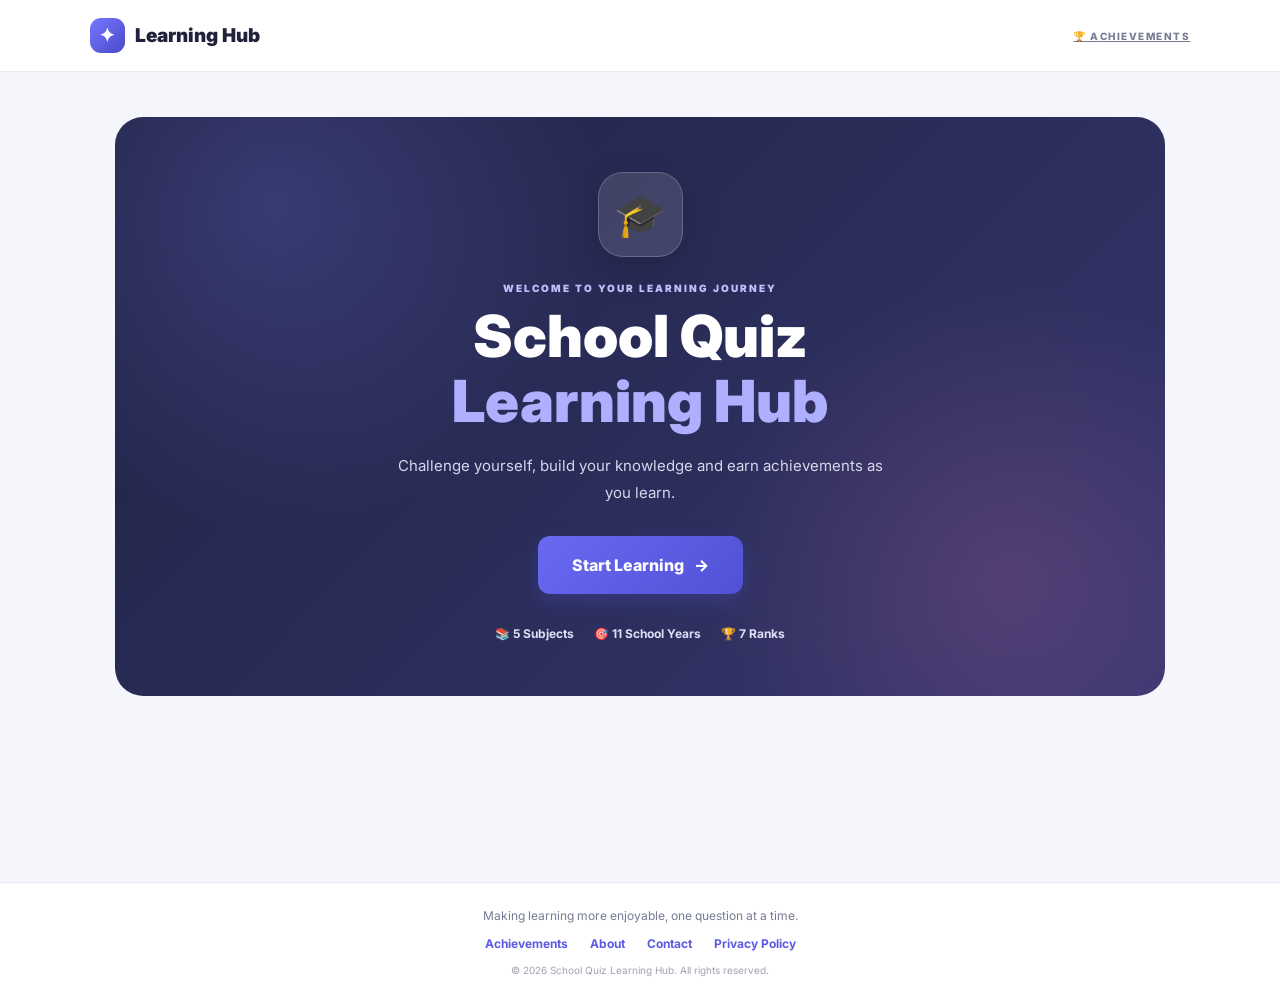
<file: index.html>
<!DOCTYPE html>
<html lang="en">
<head>
    <meta charset="UTF-8">
    <meta name="viewport" content="width=device-width, initial-scale=1.0">

    <title>School Quiz Learning Hub</title>
    <meta name="description" content="Learn, practise and test your knowledge with School Quiz Learning Hub.">

    <link rel="icon" type="image/svg+xml" href="data:image/svg+xml,%3Csvg xmlns='http://www.w3.org/2000/svg' viewBox='0 0 100 100'%3E%3Cdefs%3E%3ClinearGradient id='g' x2='1' y2='1'%3E%3Cstop stop-color='%23ff4d6d'/%3E%3Cstop offset='.25' stop-color='%23ffbd4a'/%3E%3Cstop offset='.5' stop-color='%234bd68b'/%3E%3Cstop offset='.75' stop-color='%234b9fff'/%3E%3Cstop offset='1' stop-color='%23b66cff'/%3E%3C/linearGradient%3E%3C/defs%3E%3Cpath fill='url(%23g)' stroke='%23fff' stroke-width='4' d='M50 5 62 20 82 18 83 38 97 50 83 63 82 83 62 80 50 95 38 80 18 83 17 63 3 50 17 37 18 18 38 20Z'/%3E%3Cpath fill='white' d='m50 25 7 16 18 2-13 12 4 18-16-9-16 9 4-18-13-12 18-2Z'/%3E%3C/svg%3E">

    <link rel="stylesheet" href="style.css">

    <script src="questions.js" defer></script>
    <script src="script.js" defer></script>
</head>

<body>

    <!-- HEADER -->
    <header class="site-header">
        <a href="index.html" class="brand">
            <span class="brand-icon">✦</span>
            <span>Learning Hub</span>
        </a>

        <a href="achievements.html" class="header-tag">
            🏆 ACHIEVEMENTS
        </a>
    </header>

    <main class="app-container">

        <!-- LANDING PAGE -->
        <section id="landingPage" class="page landing-page">

            <div class="landing-glow"></div>

            <div class="landing-content">

                <div class="hero-icon">🎓</div>

                <p class="eyebrow">
                    WELCOME TO YOUR LEARNING JOURNEY
                </p>

                <h1>
                    School Quiz <span>Learning Hub</span>
                </h1>

                <p class="hero-description">
                    Challenge yourself, build your knowledge and earn achievements
                    as you learn.
                </p>

                <button
                    id="enterBtn"
                    class="btn btn-primary btn-large"
                    type="button"
                >
                    Start Learning <span>→</span>
                </button>

                <div class="hero-features">
                    <span>📚 5 Subjects</span>
                    <span>🎯 11 School Years</span>
                    <span>🏆 7 Ranks</span>
                </div>

            </div>
        </section>


        <!-- HOME PAGE -->
        <section id="homePage" class="page" hidden>

            <div class="page-heading">
                <p class="eyebrow">YOUR LEARNING DASHBOARD</p>
                <h1>Ready to learn?</h1>
                <p>Choose your subject, school year and difficulty.</p>
            </div>


            <!-- QUIZ SELECTION -->
            <div class="selection-card">

                <div class="selection-title">
                    <span class="section-icon">🚀</span>

                    <div>
                        <h2>Start a quiz</h2>
                        <p>Choose your learning level below.</p>
                    </div>
                </div>

                <div class="selection-grid">

                    <label>
                        <span>Subject</span>

                        <select id="subjectSelect">
                            <option value="math">Mathematics</option>
                            <option value="science">Science</option>
                            <option value="english">English</option>
                            <option value="history">History</option>
                            <option value="geography">Geography</option>
                        </select>
                    </label>

                    <label>
                        <span>School year</span>
                        <select id="yearSelect"></select>
                    </label>

                    <label>
                        <span>Difficulty</span>
                        <select id="levelSelect"></select>
                    </label>

                </div>

                <button
                    id="startBtn"
                    class="btn btn-primary btn-full"
                    type="button"
                >
                    Start My Quiz 🚀
                </button>

            </div>


            <!-- DAILY STREAK -->
            <div class="selection-card streak-card" style="margin-top:25px; text-align:center;">

                <div class="section-icon">🔥</div>

                <h2>Daily Learning Streak</h2>

                <p>Complete at least one quiz each day to keep your streak alive!</p>

                <div style="display:flex; justify-content:center; gap:35px; margin:20px 0; flex-wrap:wrap;">

                    <div>
                        <div id="currentStreak" style="font-size:2rem; font-weight:bold;">0 🔥</div>
                        <span>Current streak</span>
                    </div>

                    <div>
                        <div id="longestStreak" style="font-size:2rem; font-weight:bold;">0 🏆</div>
                        <span>Longest streak</span>
                    </div>

                </div>

                <div style="background:#e5e7eb; height:12px; border-radius:20px; overflow:hidden; margin:15px 0;">
                    <div
                        id="streakProgressBar"
                        style="height:100%; width:0%; background:linear-gradient(90deg,#ff8a00,#ffcc33); transition:width .3s;"
                    ></div>
                </div>

                <p id="streakProgressText">
                    Complete a quiz to start your streak!
                </p>

                <div id="streakReward" style="font-weight:bold; margin-top:12px;">
                    🔒 7-day streak reward
                </div>

            </div>


            <!-- ACHIEVEMENTS LINK -->
            <div class="selection-card" style="margin-top:25px; text-align:center;">

                <div class="section-icon">🏆</div>

                <h2>Your Achievements</h2>

                <p>
                    View your badges and see how far you've progressed.
                </p>

                <a
                    href="achievements.html"
                    class="btn btn-primary"
                    style="display:inline-block; margin-top:15px; text-decoration:none;"
                >
                    View My Badges →
                </a>

            </div>

        </section>


        <!-- QUIZ PAGE -->
        <section id="quizPage" class="page" hidden>

            <div class="quiz-topbar">

                <button id="homeBtn" class="btn btn-light" type="button">
                    ← Home
                </button>

                <div class="quiz-score">
                    ⭐ Score: <span id="scoreText">0</span>
                </div>

            </div>

            <div class="quiz-card">

                <div class="quiz-heading">

                    <div>
                        <p class="eyebrow">YOUR CHALLENGE</p>
                        <h2 id="quizTitle">Quiz</h2>
                    </div>

                    <span id="progressText" class="progress-label">
                        Question 1
                    </span>

                </div>

                <div class="progress-track">
                    <div id="progressBar"></div>
                </div>

                <h2 id="questionText" class="question-text">
                    Question goes here
                </h2>

                <div id="options" class="options-grid"></div>

                <div id="feedback" class="feedback" aria-live="polite"></div>

                <button
                    id="nextBtn"
                    class="btn btn-primary btn-full"
                    type="button"
                    hidden
                >
                    Next Question →
                </button>

            </div>

        </section>


        <!-- RESULTS PAGE -->
        <section id="resultsPage" class="page" hidden>

            <div class="results-card">

                <div class="results-icon">🏆</div>

                <p class="eyebrow">QUIZ COMPLETED</p>

                <h1>Your results</h1>

                <div class="result-score">
                    <span id="finalScore">0 / 0</span>
                    <span id="percentage">0%</span>
                </div>

                <h2 id="resultMessage">Well done!</h2>

                <p id="resultDescription">
                    You have completed your quiz.
                </p>

                <div
                    id="newAchievementNotice"
                    class="new-achievement-notice"
                    hidden
                ></div>

                <div class="results-buttons">

                    <button id="restartBtn" class="btn btn-primary" type="button">
                        Try Again ↻
                    </button>

                    <button id="resultsHomeBtn" class="btn btn-light" type="button">
                        Back to Home
                    </button>

                    <a href="achievements.html" class="btn btn-light">
                        View Achievements 🏆
                    </a>

                </div>

            </div>

        </section>

    </main>


    <!-- FOOTER -->
    <footer class="site-footer">

        <p class="footer-description">
            Making learning more enjoyable, one question at a time.
        </p>

        <div class="footer-links">
            <a href="achievements.html">Achievements</a>
            <a href="about.html">About</a>
            <a href="contact.html">Contact</a>
            <a href="privacy-policy.html">Privacy Policy</a>
        </div>

        <p>
            © 2026 School Quiz Learning Hub. All rights reserved.
        </p>

    </footer>

</body>
</html>
</file>
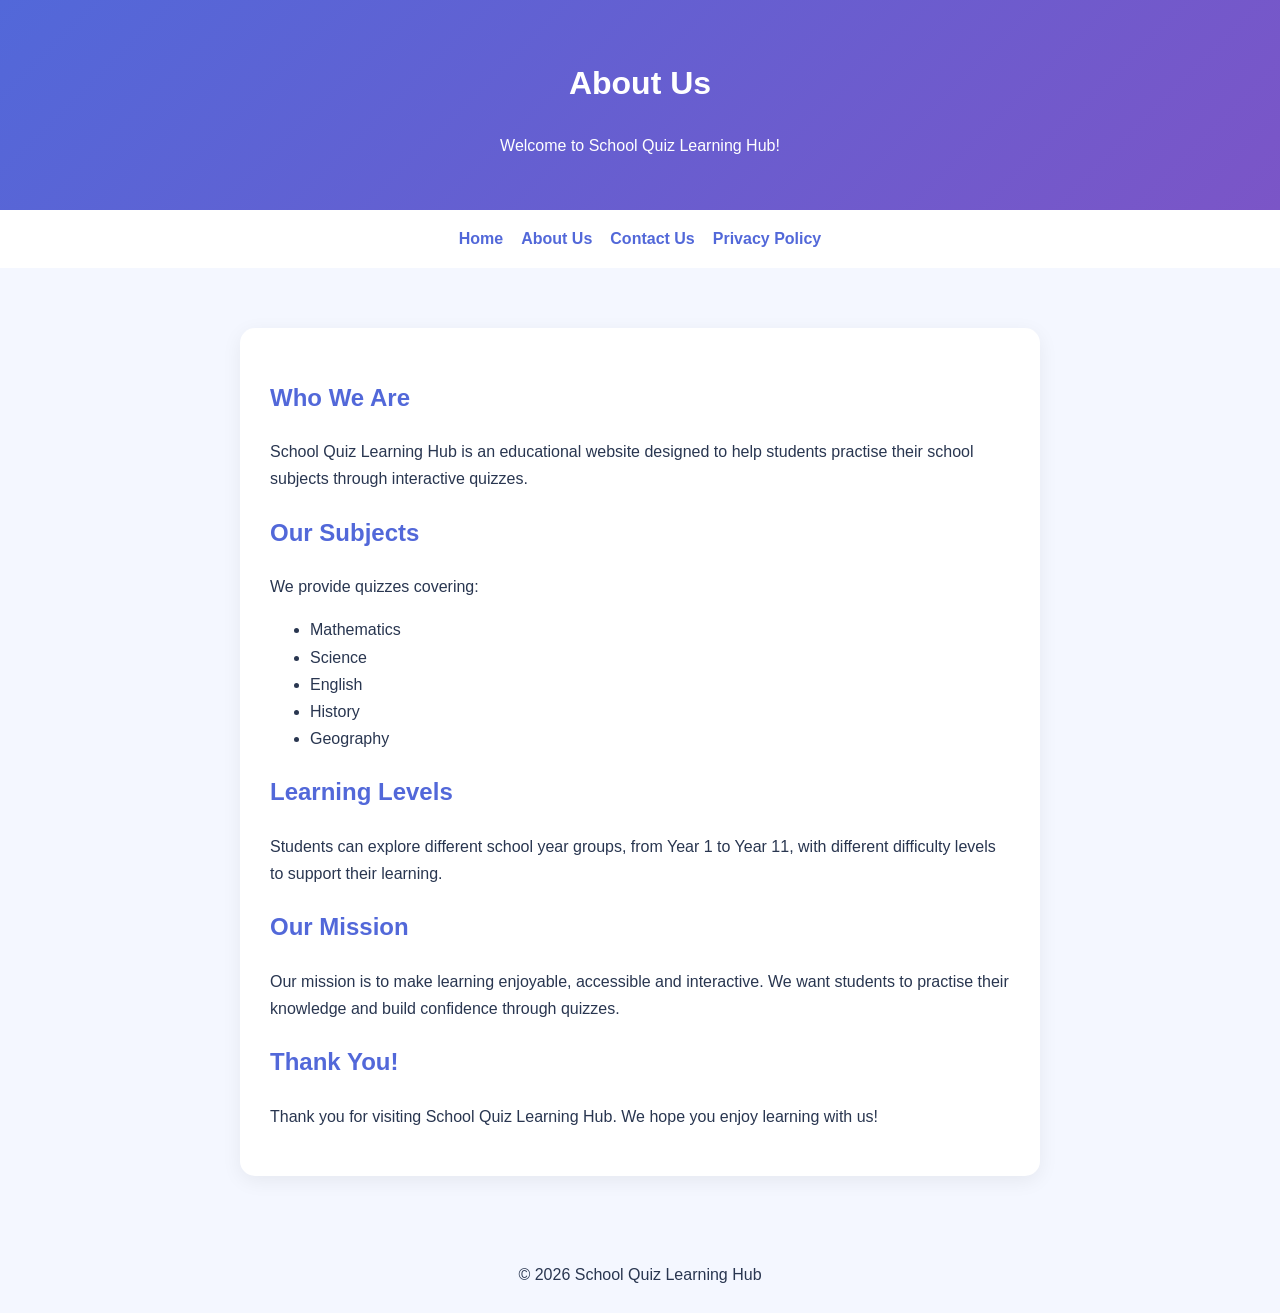
<file: about.html>
<!DOCTYPE html>
<html lang="en">
<head>
    <meta charset="UTF-8">
    <meta name="viewport" content="width=device-width, initial-scale=1.0">

    <title>About Us | School Quiz Learning Hub</title>

    <meta name="description" content="Learn about School Quiz Learning Hub, an educational website offering interactive quizzes for school subjects.">

    <style>
        * {
            box-sizing: border-box;
        }

        body {
            font-family: 'Segoe UI', Arial, sans-serif;
            margin: 0;
            background: #f4f7ff;
            color: #293650;
            line-height: 1.7;
        }

        header {
            background: linear-gradient(135deg, #5268d9, #7b55c7);
            color: white;
            text-align: center;
            padding: 35px 15px;
        }

        nav {
            background: white;
            padding: 15px;
            display: flex;
            justify-content: center;
            flex-wrap: wrap;
            gap: 18px;
        }

        nav a {
            color: #5268d9;
            text-decoration: none;
            font-weight: bold;
        }

        main {
            max-width: 850px;
            margin: 35px auto;
            padding: 25px;
        }

        article {
            background: white;
            padding: 30px;
            border-radius: 15px;
            box-shadow: 0 5px 20px #00000010;
        }

        h2 {
            color: #5268d9;
        }

        footer {
            text-align: center;
            padding: 25px;
        }
    </style>
</head>

<body>

<header>
    <h1>About Us</h1>
    <p>Welcome to School Quiz Learning Hub!</p>
</header>

<nav>
    <a href="index.html">Home</a>
    <a href="about.html">About Us</a>
    <a href="contact.html">Contact Us</a>
    <a href="privacy-policy.html">Privacy Policy</a>
</nav>

<main>
    <article>

        <h2>Who We Are</h2>

        <p>
            School Quiz Learning Hub is an educational website
            designed to help students practise their school
            subjects through interactive quizzes.
        </p>

        <h2>Our Subjects</h2>

        <p>We provide quizzes covering:</p>

        <ul>
            <li>Mathematics</li>
            <li>Science</li>
            <li>English</li>
            <li>History</li>
            <li>Geography</li>
        </ul>

        <h2>Learning Levels</h2>

        <p>
            Students can explore different school year groups,
            from Year 1 to Year 11, with different difficulty
            levels to support their learning.
        </p>

        <h2>Our Mission</h2>

        <p>
            Our mission is to make learning enjoyable,
            accessible and interactive. We want students
            to practise their knowledge and build confidence
            through quizzes.
        </p>

        <h2>Thank You!</h2>

        <p>
            Thank you for visiting School Quiz Learning Hub.
            We hope you enjoy learning with us!
        </p>

    </article>
</main>

<footer>
    © 2026 School Quiz Learning Hub
</footer>

</body>
</html>
</file>
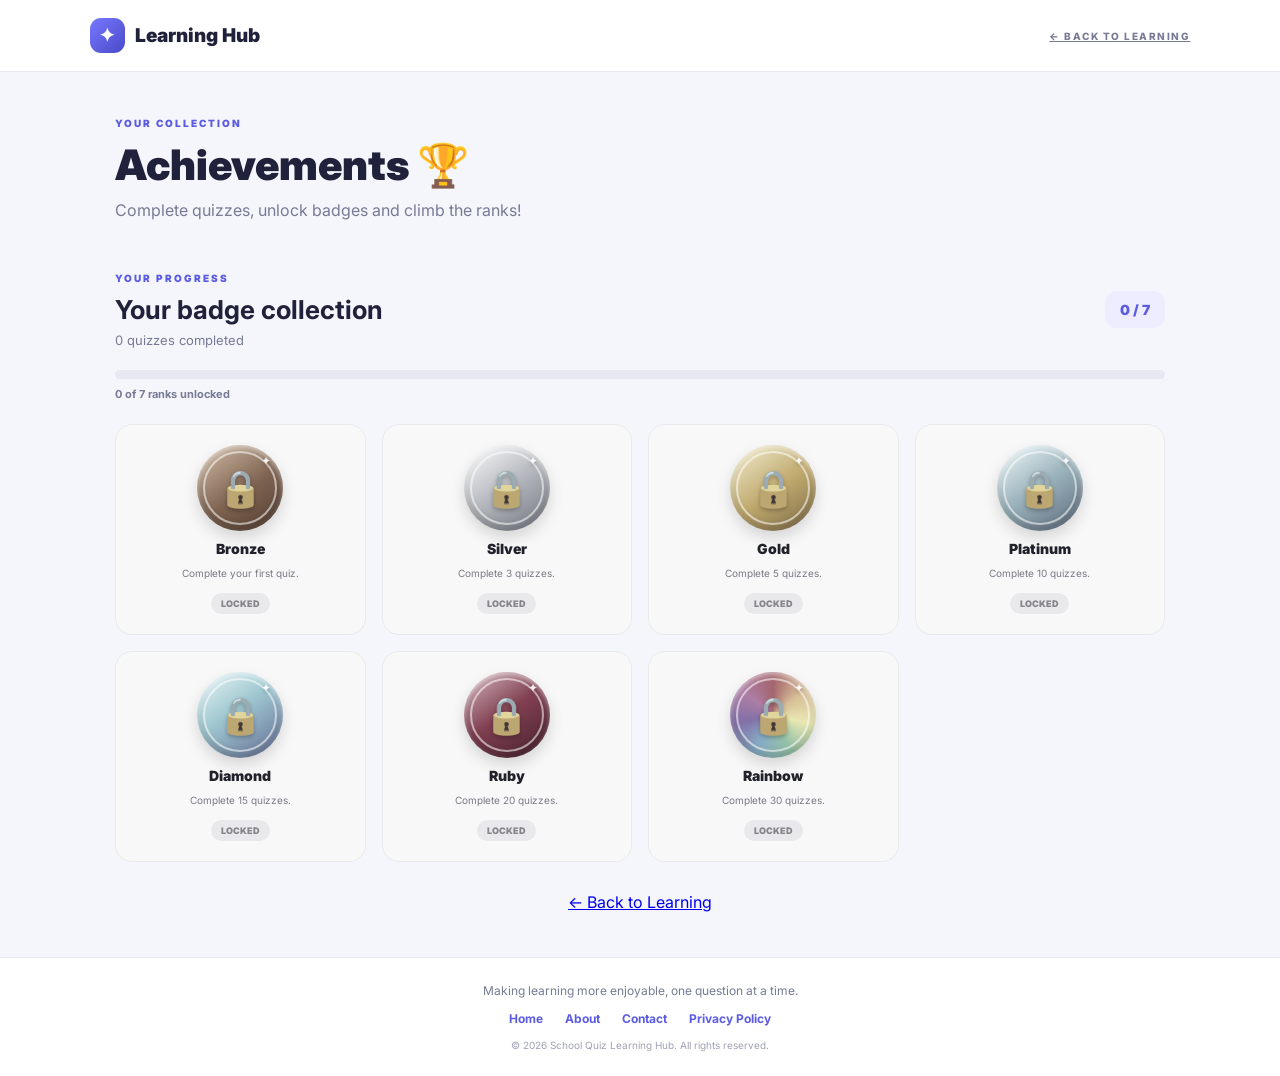
<file: achievements.html>
<!DOCTYPE html>
<html lang="en">
<head>
    <meta charset="UTF-8">
    <meta name="viewport" content="width=device-width, initial-scale=1.0">
    <title>Achievements | School Quiz Learning Hub</title>
    <meta name="description" content="View your School Quiz Learning Hub achievements.">

    <link rel="stylesheet" href="style.css">
    <script src="achievements.js" defer></script>
</head>
<body>

    <header class="site-header">
        <a href="index.html" class="brand">
            <span class="brand-icon">✦</span>
            <span>Learning Hub</span>
        </a>
        <a href="index.html" class="header-tag">← BACK TO LEARNING</a>
    </header>

    <main class="app-container">

        <section class="page">
            <div class="page-heading">
                <p class="eyebrow">YOUR COLLECTION</p>
                <h1>Achievements 🏆</h1>
                <p>Complete quizzes, unlock badges and climb the ranks!</p>
            </div>

            <section class="achievements-section">

                <div class="achievement-heading">
                    <div>
                        <p class="eyebrow">YOUR PROGRESS</p>
                        <h2>Your badge collection</h2>
                        <p id="completedQuizzesText">0 quizzes completed</p>
                    </div>

                    <div class="achievement-count" id="achievementSummary">
                        0 / 7
                    </div>
                </div>

                <div class="achievement-progress">
                    <div class="achievement-progress-track">
                        <div id="achievementProgressBar"></div>
                    </div>
                    <p id="achievementProgressText">0 of 7 ranks unlocked</p>
                </div>

                <div id="achievementGrid" class="achievement-grid"></div>

            </section>

            <div style="text-align:center; margin-top:30px;">
            <a href="https://jaycethecoder.github.io/Maths-Quiz-main/index.html" class="back-btn">
    ← Back to Learning
</a>
            </div>
        </section>

    </main>

    <footer class="site-footer">
        <p class="footer-description">
            Making learning more enjoyable, one question at a time.
        </p>
        <div class="footer-links">
            <a href="index.html">Home</a>
            <a href="about.html">About</a>
            <a href="contact.html">Contact</a>
            <a href="privacy-policy.html">Privacy Policy</a>
        </div>
        <p>© 2026 School Quiz Learning Hub. All rights reserved.</p>
    </footer>

</body>
</html>
</file>
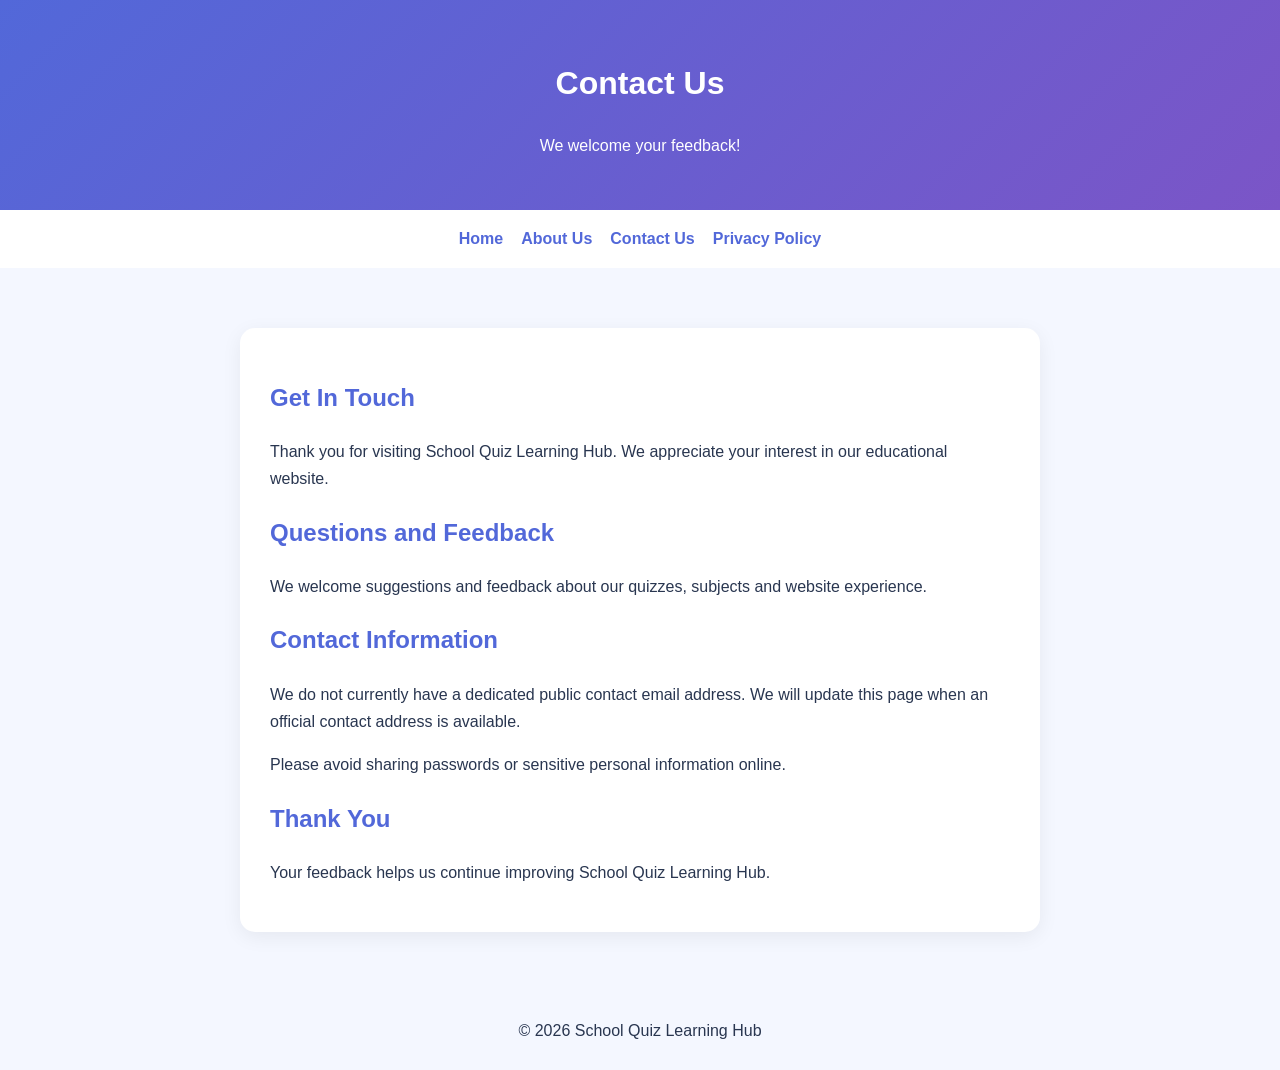
<file: contact.html>
<!DOCTYPE html>
<html lang="en">
<head>
    <meta charset="UTF-8">
    <meta name="viewport" content="width=device-width, initial-scale=1.0">

    <title>Contact Us | School Quiz Learning Hub</title>

    <meta name="description" content="Find contact information for School Quiz Learning Hub.">

    <style>
        * {
            box-sizing: border-box;
        }

        body {
            font-family: 'Segoe UI', Arial, sans-serif;
            margin: 0;
            background: #f4f7ff;
            color: #293650;
            line-height: 1.7;
        }

        header {
            background: linear-gradient(135deg, #5268d9, #7b55c7);
            color: white;
            text-align: center;
            padding: 35px 15px;
        }

        nav {
            background: white;
            padding: 15px;
            display: flex;
            justify-content: center;
            flex-wrap: wrap;
            gap: 18px;
        }

        nav a {
            color: #5268d9;
            text-decoration: none;
            font-weight: bold;
        }

        main {
            max-width: 850px;
            margin: 35px auto;
            padding: 25px;
        }

        article {
            background: white;
            padding: 30px;
            border-radius: 15px;
            box-shadow: 0 5px 20px #00000010;
        }

        h2 {
            color: #5268d9;
        }

        footer {
            text-align: center;
            padding: 25px;
        }
    </style>
</head>

<body>

<header>
    <h1>Contact Us</h1>
    <p>We welcome your feedback!</p>
</header>

<nav>
    <a href="index.html">Home</a>
    <a href="about.html">About Us</a>
    <a href="contact.html">Contact Us</a>
    <a href="privacy-policy.html">Privacy Policy</a>
</nav>

<main>
    <article>

        <h2>Get In Touch</h2>

        <p>
            Thank you for visiting School Quiz Learning Hub.
            We appreciate your interest in our educational website.
        </p>

        <h2>Questions and Feedback</h2>

        <p>
            We welcome suggestions and feedback about our
            quizzes, subjects and website experience.
        </p>

        <h2>Contact Information</h2>

        <p>
            We do not currently have a dedicated public
            contact email address. We will update this
            page when an official contact address is available.
        </p>

        <p>
            Please avoid sharing passwords or sensitive
            personal information online.
        </p>

        <h2>Thank You</h2>

        <p>
            Your feedback helps us continue improving
            School Quiz Learning Hub.
        </p>

    </article>
</main>

<footer>
    © 2026 School Quiz Learning Hub
</footer>

</body>
</html>
</file>
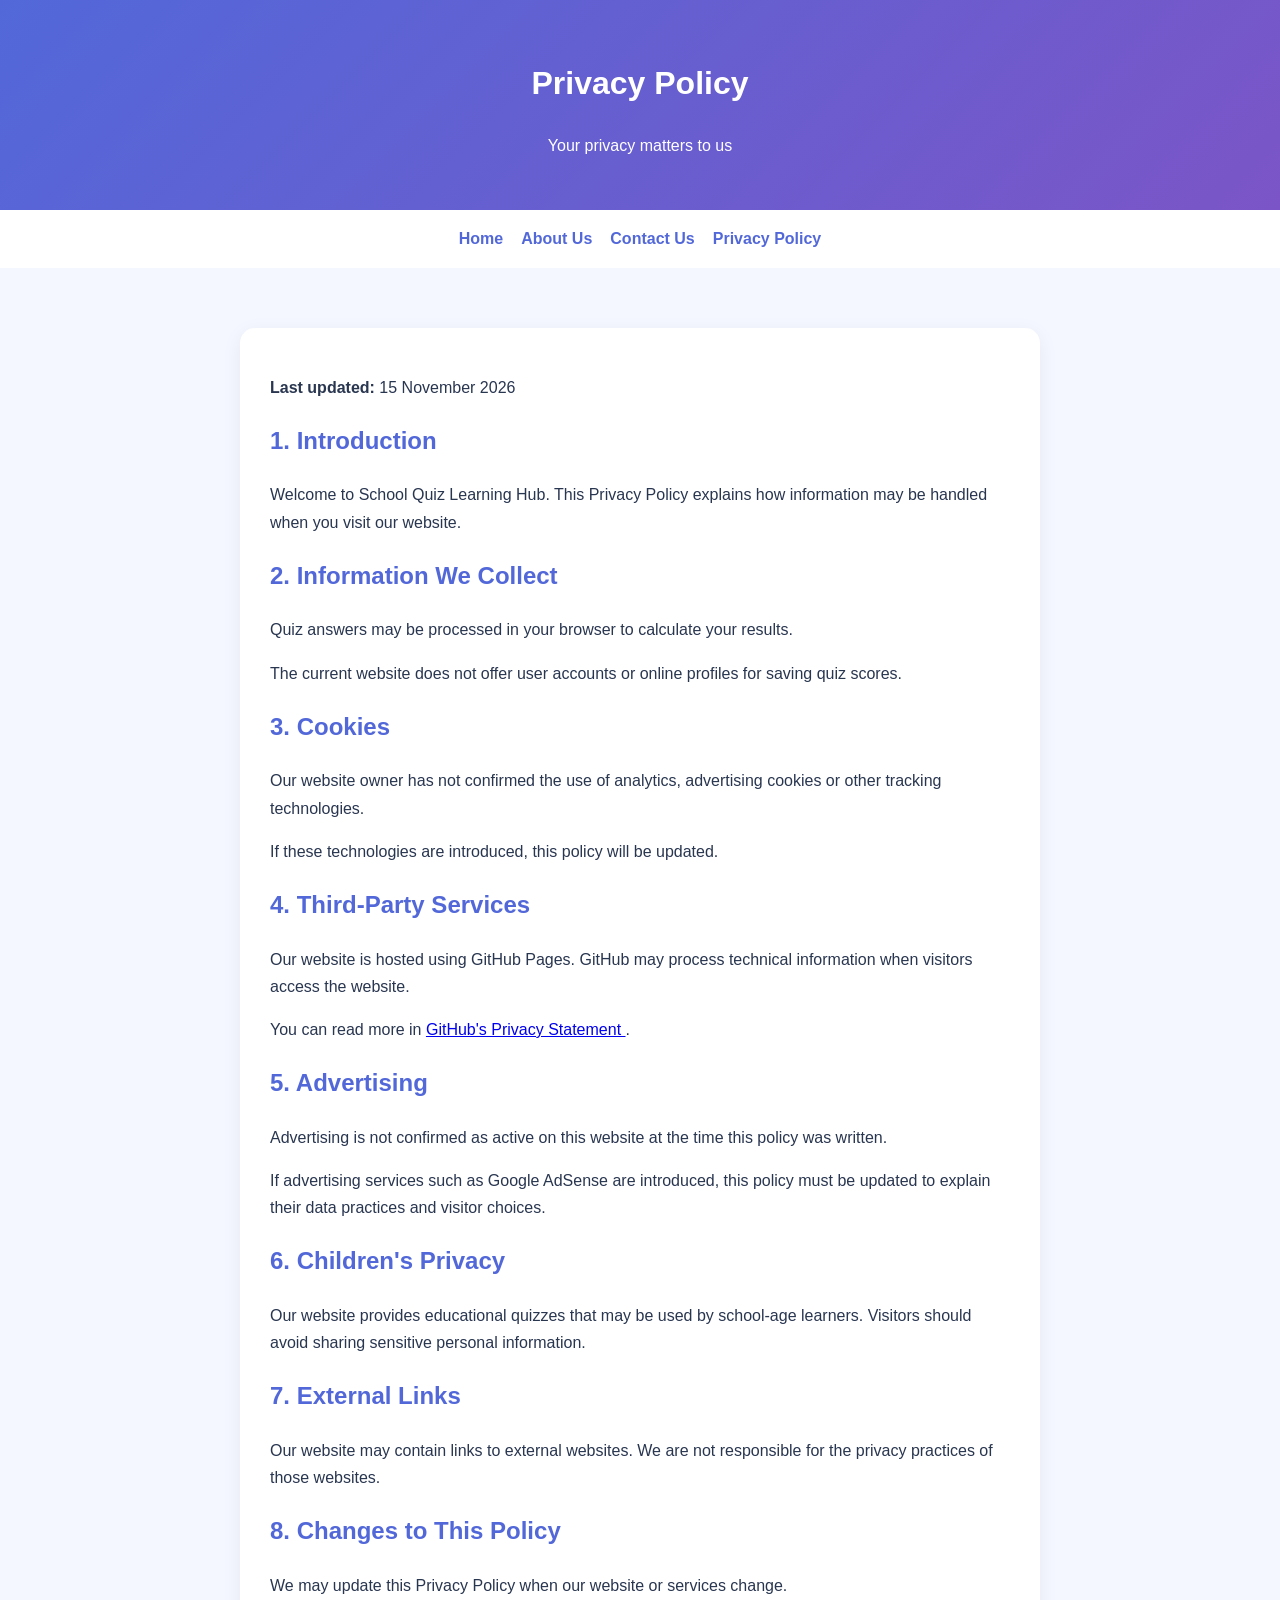
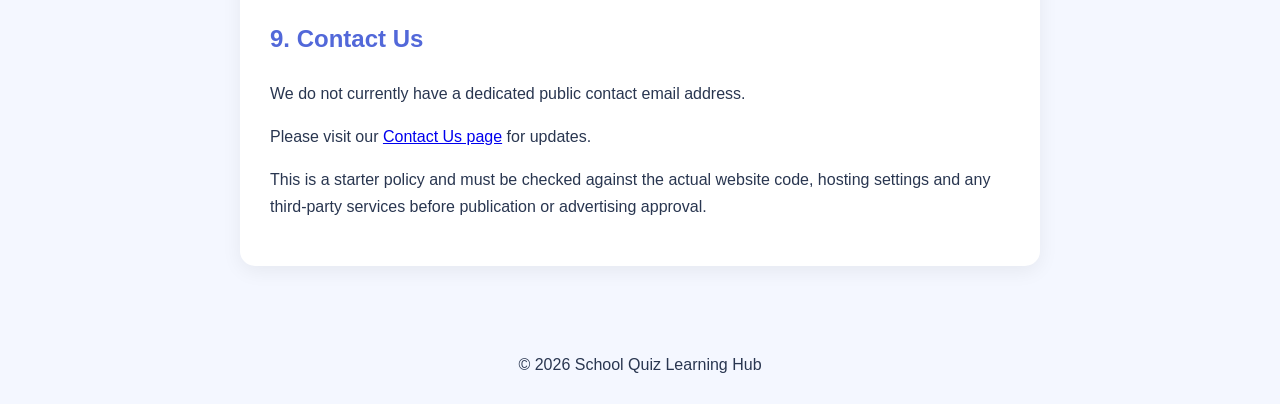
<file: privacy-policy.html>
<!DOCTYPE html>
<html lang="en">
<head>
    <meta charset="UTF-8">
    <meta name="viewport" content="width=device-width, initial-scale=1.0">

    <title>Privacy Policy | School Quiz Learning Hub</title>

    <meta name="description" content="Read the privacy policy of School Quiz Learning Hub.">

    <style>
        * {
            box-sizing: border-box;
        }

        body {
            font-family: 'Segoe UI', Arial, sans-serif;
            margin: 0;
            background: #f4f7ff;
            color: #293650;
            line-height: 1.7;
        }

        header {
            background: linear-gradient(135deg, #5268d9, #7b55c7);
            color: white;
            text-align: center;
            padding: 35px 15px;
        }

        nav {
            background: white;
            padding: 15px;
            display: flex;
            justify-content: center;
            flex-wrap: wrap;
            gap: 18px;
        }

        nav a {
            color: #5268d9;
            text-decoration: none;
            font-weight: bold;
        }

        main {
            max-width: 850px;
            margin: 35px auto;
            padding: 25px;
        }

        article {
            background: white;
            padding: 30px;
            border-radius: 15px;
            box-shadow: 0 5px 20px #00000010;
        }

        h2 {
            color: #5268d9;
        }

        footer {
            text-align: center;
            padding: 25px;
        }
    </style>
</head>

<body>

<header>
    <h1>Privacy Policy</h1>
    <p>Your privacy matters to us</p>
</header>

<nav>
    <a href="index.html">Home</a>
    <a href="about.html">About Us</a>
    <a href="contact.html">Contact Us</a>
    <a href="privacy-policy.html">Privacy Policy</a>
</nav>

<main>
    <article>

        <p><strong>Last updated:</strong> 15 November 2026</p>

        <h2>1. Introduction</h2>

        <p>
            Welcome to School Quiz Learning Hub.
            This Privacy Policy explains how information
            may be handled when you visit our website.
        </p>

        <h2>2. Information We Collect</h2>

        <p>
            Quiz answers may be processed in your browser
            to calculate your results.
        </p>

        <p>
            The current website does not offer user accounts
            or online profiles for saving quiz scores.
        </p>

        <h2>3. Cookies</h2>

        <p>
            Our website owner has not confirmed the use
            of analytics, advertising cookies or other
            tracking technologies.
        </p>

        <p>
            If these technologies are introduced,
            this policy will be updated.
        </p>

        <h2>4. Third-Party Services</h2>

        <p>
            Our website is hosted using GitHub Pages.
            GitHub may process technical information
            when visitors access the website.
        </p>

        <p>
            You can read more in
            <a href="https://docs.github.com/en/site-policy/privacy-policies/github-privacy-statement">
                GitHub's Privacy Statement
            </a>.
        </p>

        <h2>5. Advertising</h2>

        <p>
            Advertising is not confirmed as active
            on this website at the time this policy
            was written.
        </p>

        <p>
            If advertising services such as Google
            AdSense are introduced, this policy
            must be updated to explain their data
            practices and visitor choices.
        </p>

        <h2>6. Children's Privacy</h2>

        <p>
            Our website provides educational quizzes
            that may be used by school-age learners.
            Visitors should avoid sharing sensitive
            personal information.
        </p>

        <h2>7. External Links</h2>

        <p>
            Our website may contain links to external
            websites. We are not responsible for the
            privacy practices of those websites.
        </p>

        <h2>8. Changes to This Policy</h2>

        <p>
            We may update this Privacy Policy when
            our website or services change.
        </p>

        <h2>9. Contact Us</h2>

        <p>
            We do not currently have a dedicated
            public contact email address.
        </p>

        <p>
            Please visit our
            <a href="contact.html">Contact Us page</a>
            for updates.
        </p>

        <p>
            This is a starter policy and must be checked
            against the actual website code, hosting
            settings and any third-party services before
            publication or advertising approval.
        </p>

    </article>
</main>

<footer>
    © 2026 School Quiz Learning Hub
</footer>

</body>
</html>
</file>
<file: style.css>
@import url('https://fonts.googleapis.com/css2?family=Inter:wght@400;500;600;700;800;900&display=swap');

:root {
    --primary: #5b5ce2;
    --primary-dark: #4546c5;
    --background: #f5f6fc;
    --text: #20213a;
    --muted: #777b94;
    --card: #ffffff;
    --border: #e8e9f2;
    --success: #16a36a;
    --danger: #e34f63;
}

* {
    box-sizing: border-box;
    margin: 0;
    padding: 0;
}

body {
    min-height: 100vh;
    background: var(--background);
    color: var(--text);
    font-family: 'Inter', Arial, sans-serif;
}

button, select {
    font: inherit;
}

button {
    cursor: pointer;
}

[hidden] {
    display: none !important;
}

/* HEADER */

.site-header {
    height: 72px;
    padding: 0 7%;
    display: flex;
    justify-content: space-between;
    align-items: center;
    background: white;
    border-bottom: 1px solid var(--border);
}

.brand {
    display: flex;
    align-items: center;
    gap: 10px;
    color: var(--text);
    font-size: 19px;
    font-weight: 900;
    text-decoration: none;
}

.brand-icon {
    width: 35px;
    height: 35px;
    display: grid;
    place-items: center;
    color: white;
    background: linear-gradient(135deg, #7778ff, #494ac8);
    border-radius: 11px;
}

.header-tag {
    color: var(--muted);
    font-size: 10px;
    font-weight: 800;
    letter-spacing: 1.5px;
}

/* GENERAL */

.app-container {
    width: min(1050px, 92%);
    min-height: calc(100vh - 180px);
    margin: 45px auto;
}

.page {
    animation: pageEnter .4s ease both;
}

@keyframes pageEnter {
    from { opacity: 0; transform: translateY(12px); }
    to { opacity: 1; transform: translateY(0); }
}

.page-heading {
    margin-bottom: 28px;
}

.eyebrow {
    margin-bottom: 10px;
    color: var(--primary);
    font-size: 10px;
    font-weight: 900;
    letter-spacing: 2px;
}

.page-heading h1 {
    margin-bottom: 8px;
    font-size: clamp(30px, 5vw, 42px);
    font-weight: 900;
}

.page-heading > p:last-child {
    color: var(--muted);
    line-height: 1.6;
}

/* BUTTONS */

.btn {
    min-height: 46px;
    padding: 0 22px;
    display: inline-flex;
    align-items: center;
    justify-content: center;
    gap: 10px;
    border: 0;
    border-radius: 12px;
    font-weight: 800;
    transition: transform .2s ease, box-shadow .2s ease, background .2s ease;
}

.btn:hover {
    transform: translateY(-2px);
}

.btn:active {
    transform: scale(.98);
}

.btn-primary {
    color: white;
    background: linear-gradient(135deg, #696af2, #5051d4);
    box-shadow: 0 8px 20px rgba(91, 92, 226, .22);
}

.btn-primary:hover {
    box-shadow: 0 11px 25px rgba(91, 92, 226, .32);
}

.btn-light {
    color: var(--text);
    background: #f0f1f8;
}

.btn-full {
    width: 100%;
}

.btn-large {
    min-height: 58px;
    padding: 0 34px;
    font-size: 16px;
}

/* LANDING PAGE */

.landing-page {
    position: relative;
    min-height: 570px;
    overflow: hidden;
    display: grid;
    place-items: center;
    padding: 55px 25px;
    border-radius: 28px;
    background:
        radial-gradient(circle at 15% 15%, rgba(130, 132, 255, .22), transparent 32%),
        radial-gradient(circle at 85% 80%, rgba(255, 120, 190, .17), transparent 30%),
        linear-gradient(135deg, #202344, #34366d);
    color: white;
    text-align: center;
}

.landing-content {
    position: relative;
    z-index: 1;
    max-width: 650px;
}

.hero-icon {
    width: 85px;
    height: 85px;
    margin: 0 auto 25px;
    display: grid;
    place-items: center;
    border: 1px solid rgba(255,255,255,.2);
    border-radius: 25px;
    background: rgba(255,255,255,.12);
    font-size: 42px;
    box-shadow: 0 12px 35px rgba(0,0,0,.15);
}

.landing-page .eyebrow {
    color: #bfc1ff;
}

.landing-page h1 {
    margin-bottom: 18px;
    font-size: clamp(34px, 7vw, 58px);
    line-height: 1.12;
    font-weight: 900;
}

.landing-page h1 span {
    display: block;
    color: #aeb0ff;
}

.hero-description {
    max-width: 510px;
    margin: 0 auto 30px;
    color: #d6d7eb;
    font-size: 15px;
    line-height: 1.8;
}

.hero-features {
    margin-top: 32px;
    display: flex;
    justify-content: center;
    flex-wrap: wrap;
    gap: 20px;
    color: #dfe0f5;
    font-size: 12px;
    font-weight: 700;
}

/* SELECTION CARD */

.selection-card, .quiz-card, .results-card {
    padding: 30px;
    border: 1px solid var(--border);
    border-radius: 20px;
    background: var(--card);
    box-shadow: 0 10px 35px rgba(35, 37, 80, .045);
}

.selection-title {
    display: flex;
    align-items: center;
    gap: 14px;
    margin-bottom: 25px;
}

.section-icon {
    width: 48px;
    height: 48px;
    display: grid;
    place-items: center;
    border-radius: 14px;
    background: #eeeeff;
    font-size: 23px;
}

.selection-title h2 {
    margin-bottom: 4px;
    font-size: 20px;
}

.selection-title p, .achievement-heading p:last-child {
    color: var(--muted);
    font-size: 13px;
}

.selection-grid {
    margin-bottom: 22px;
    display: grid;
    grid-template-columns: repeat(3, 1fr);
    gap: 17px;
}

.selection-grid label {
    display: flex;
    flex-direction: column;
    gap: 9px;
    color: #555971;
    font-size: 12px;
    font-weight: 800;
}

.selection-grid select {
    width: 100%;
    height: 49px;
    padding: 0 13px;
    border: 1px solid var(--border);
    border-radius: 11px;
    outline: none;
    background: #fafaff;
    color: var(--text);
    font-size: 13px;
    font-weight: 700;
}

.selection-grid select:focus {
    border-color: var(--primary);
    box-shadow: 0 0 0 3px rgba(91, 92, 226, .1);
}

/* ACHIEVEMENTS */

.achievements-section {
    margin-top: 48px;
}

.achievement-heading {
    display: flex;
    justify-content: space-between;
    align-items: center;
    gap: 15px;
    margin-bottom: 22px;
}

.achievement-heading h2 {
    margin-bottom: 7px;
    font-size: 26px;
}

.achievement-count {
    padding: 10px 15px;
    border-radius: 12px;
    background: #ededff;
    color: var(--primary);
    font-size: 14px;
    font-weight: 900;
}

.achievement-progress {
    margin-bottom: 23px;
}

.achievement-progress-track {
    height: 9px;
    overflow: hidden;
    border-radius: 20px;
    background: #e7e8f1;
}

#achievementProgressBar {
    width: 0;
    height: 100%;
    border-radius: inherit;
    background: linear-gradient(90deg, #696af2, #c16bff);
    transition: width .6s ease;
}

#achievementProgressText {
    margin-top: 8px;
    color: var(--muted);
    font-size: 11px;
    font-weight: 700;
}

.achievement-grid {
    display: grid;
    grid-template-columns: repeat(4, minmax(0, 1fr));
    gap: 16px;
}

.achievement-card {
    position: relative;
    min-height: 205px;
    padding: 20px 12px;
    overflow: hidden;
    display: flex;
    flex-direction: column;
    align-items: center;
    justify-content: center;
    gap: 9px;
    border: 1px solid var(--border);
    border-radius: 17px;
    background: white;
    text-align: center;
    transition: transform .25s ease, box-shadow .25s ease;
}

.achievement-card.unlocked:hover {
    transform: translateY(-5px);
    box-shadow: 0 12px 28px rgba(30, 32, 70, .12);
}

.achievement-card.locked {
    background: #f8f8fb;
    filter: saturate(.35);
}

.badge-medal {
    position: relative;
    width: 86px;
    height: 86px;
    display: grid;
    place-items: center;
    border-radius: 50%;
    color: white;
    font-size: 36px;
    text-shadow: 0 2px 4px rgba(0,0,0,.25);
    box-shadow:
        inset 0 3px 5px rgba(255,255,255,.5),
        inset 0 -5px 9px rgba(0,0,0,.18),
        0 7px 15px rgba(0,0,0,.14);
}

.badge-medal::before {
    content: "";
    position: absolute;
    inset: 6px;
    border: 2px solid rgba(255,255,255,.55);
    border-radius: 50%;
}

.badge-medal::after {
    content: "✦";
    position: absolute;
    top: 8px;
    right: 12px;
    color: rgba(255,255,255,.9);
    font-size: 12px;
}

.badge-bronze {
    background: linear-gradient(145deg, #f3bd7c, #a75a25 55%, #713718);
}

.badge-silver {
    background: linear-gradient(145deg, #ffffff, #aeb8c8 50%, #68758c);
}

.badge-gold {
    background: linear-gradient(145deg, #fff2a3, #e9a900 52%, #9e6500);
}

.badge-platinum {
    background: linear-gradient(145deg, #e6ffff, #74b9d4 50%, #426a9b);
}

.badge-diamond {
    background: linear-gradient(145deg, #d9ffff, #62d4ef 45%, #5268d9);
}

.badge-ruby {
    background: linear-gradient(145deg, #ffb0c4, #dc2456 48%, #781032);
}

.badge-rainbow {
    background: conic-gradient(
        #ff4b63, #ffb84b, #f5ed55, #55d88a,
        #4bb9ff, #9861ff, #ed65d5, #ff4b63
    );
    animation: rainbowGlow 3s linear infinite;
}

@keyframes rainbowGlow {
    0%, 100% { box-shadow: 0 0 13px rgba(255, 90, 170, .25), inset 0 3px 5px rgba(255,255,255,.5); }
    50% { box-shadow: 0 0 25px rgba(112, 111, 255, .55), inset 0 3px 5px rgba(255,255,255,.7); }
}

.achievement-card h3 {
    font-size: 14px;
    font-weight: 900;
}

.achievement-card p {
    color: var(--muted);
    font-size: 10px;
    line-height: 1.5;
}

.achievement-status {
    margin-top: 3px;
    padding: 5px 10px;
    border-radius: 20px;
    background: #eeeefe;
    color: var(--primary);
    font-size: 9px;
    font-weight: 900;
    text-transform: uppercase;
}

.achievement-card.locked .achievement-status {
    background: #e9e9ee;
    color: #858595;
}

.achievement-card.newly-unlocked {
    animation: badgeUnlock .8s ease both;
}

@keyframes badgeUnlock {
    0% { transform: scale(.75); opacity: .3; }
    65% { transform: scale(1.08); opacity: 1; }
    100% { transform: scale(1); }
}

/* QUIZ */

.quiz-topbar {
    margin-bottom: 18px;
    display: flex;
    justify-content: space-between;
    align-items: center;
}

.quiz-score {
    padding: 11px 16px;
    border-radius: 12px;
    background: white;
    color: #b27b00;
    font-size: 13px;
    font-weight: 900;
}

.quiz-heading {
    display: flex;
    justify-content: space-between;
    align-items: center;
    gap: 12px;
    margin-bottom: 20px;
}

.quiz-heading h2 {
    font-size: 23px;
}

.progress-label {
    color: var(--muted);
    font-size: 12px;
    font-weight: 800;
}

.progress-track {
    height: 9px;
    margin-bottom: 30px;
    overflow: hidden;
    border-radius: 20px;
    background: #e9eaf3;
}

#progressBar {
    width: 0;
    height: 100%;
    border-radius: inherit;
    background: linear-gradient(90deg, #696af2, #b36bff);
    transition: width .35s ease;
}

.question-text {
    margin-bottom: 24px;
    font-size: clamp(19px, 3vw, 25px);
    line-height: 1.5;
}

.options-grid {
    display: grid;
    grid-template-columns: repeat(2, minmax(0, 1fr));
    gap: 13px;
}

.option-btn {
    min-height: 60px;
    padding: 13px 16px;
    display: flex;
    align-items: center;
    gap: 12px;
    border: 1px solid var(--border);
    border-radius: 13px;
    background: #fafaff;
    color: var(--text);
    text-align: left;
    font-size: 13px;
    font-weight: 700;
    transition: .2s ease;
}

.option-btn:hover:not(:disabled) {
    border-color: var(--primary);
    background: #f0f0ff;
    transform: translateY(-2px);
}

.option-letter {
    width: 29px;
    height: 29px;
    flex-shrink: 0;
    display: grid;
    place-items: center;
    border-radius: 9px;
    background: #ededff;
    color: var(--primary);
    font-size: 11px;
    font-weight: 900;
}

.option-btn.correct {
    border-color: #6bd2a5;
    background: #e9fff4;
    color: #087b4b;
}

.option-btn.incorrect {
    border-color: #f0a0aa;
    background: #fff0f1;
    color: #c33b50;
}

.option-btn:disabled {
    cursor: default;
}

.feedback {
    min-height: 20px;
    margin: 18px 0;
    color: var(--muted);
    font-size: 13px;
    line-height: 1.7;
}

.feedback.correct-feedback {
    color: #078653;
}

.feedback.wrong-feedback {
    color: #c33b50;
}

/* RESULTS */

.results-card {
    max-width: 650px;
    margin: 0 auto;
    padding: 45px 30px;
    text-align: center;
}

.results-icon {
    width: 85px;
    height: 85px;
    margin: 0 auto 20px;
    display: grid;
    place-items: center;
    border-radius: 25px;
    background: #fff4d7;
    font-size: 42px;
}

.results-card h1 {
    margin-bottom: 25px;
    font-size: 35px;
}

.result-score {
    margin-bottom: 25px;
    display: flex;
    justify-content: center;
    align-items: center;
    gap: 16px;
}

#finalScore {
    font-size: 36px;
    font-weight: 900;
}

#percentage {
    padding: 9px 13px;
    border-radius: 10px;
    background: #eeeeff;
    color: var(--primary);
    font-weight: 900;
}

.results-card h2 {
    margin-bottom: 9px;
}

.results-card > p:not(.eyebrow) {
    color: var(--muted);
    line-height: 1.6;
}

.results-buttons {
    margin-top: 28px;
    display: flex;
    justify-content: center;
    flex-wrap: wrap;
    gap: 12px;
}

.new-achievement-notice {
    margin-top: 20px;
    padding: 15px;
    border: 1px solid #ead9ff;
    border-radius: 14px;
    background: linear-gradient(135deg, #fff8e8, #f5edff);
    color: #6640a0;
    font-size: 13px;
    font-weight: 800;
    animation: pageEnter .5s ease both;
}

/* FOOTER */

.site-footer {
    padding: 25px 15px;
    border-top: 1px solid var(--border);
    background: white;
    text-align: center;
}

.footer-description {
    margin-bottom: 13px;
    color: var(--muted);
    font-size: 12px;
}

.footer-links {
    margin-bottom: 13px;
    display: flex;
    justify-content: center;
    flex-wrap: wrap;
    gap: 22px;
}

.footer-links a {
    color: var(--primary);
    font-size: 12px;
    font-weight: 700;
    text-decoration: none;
}

.footer-links a:hover {
    text-decoration: underline;
}

.site-footer > p:last-child {
    color: #a0a2b3;
    font-size: 10px;
}

/* RESPONSIVE */

@media (max-width: 750px) {
    .app-container {
        margin: 25px auto;
    }

    .achievement-grid {
        grid-template-columns: repeat(2, minmax(0, 1fr));
    }

    .selection-grid {
        grid-template-columns: 1fr;
    }

    .selection-card, .quiz-card {
        padding: 22px;
    }
}

@media (max-width: 480px) {
    .site-header {
        height: 62px;
        padding: 0 4%;
    }

    .brand {
        font-size: 16px;
    }

    .header-tag {
        font-size: 8px;
        letter-spacing: .5px;
    }

    .landing-page {
        min-height: 520px;
        border-radius: 20px;
    }

    .hero-features {
        gap: 12px;
        font-size: 10px;
    }

    .options-grid {
        grid-template-columns: 1fr;
    }

    .achievement-heading {
        align-items: flex-start;
    }

    .achievement-heading h2 {
        font-size: 22px;
    }

    .achievement-card {
        min-height: 185px;
    }

    .badge-medal {
        width: 72px;
        height: 72px;
        font-size: 30px;
    }

    .results-buttons {
        flex-direction: column;
    }

    .results-buttons .btn {
        width: 100%;
    }
}
</file>
